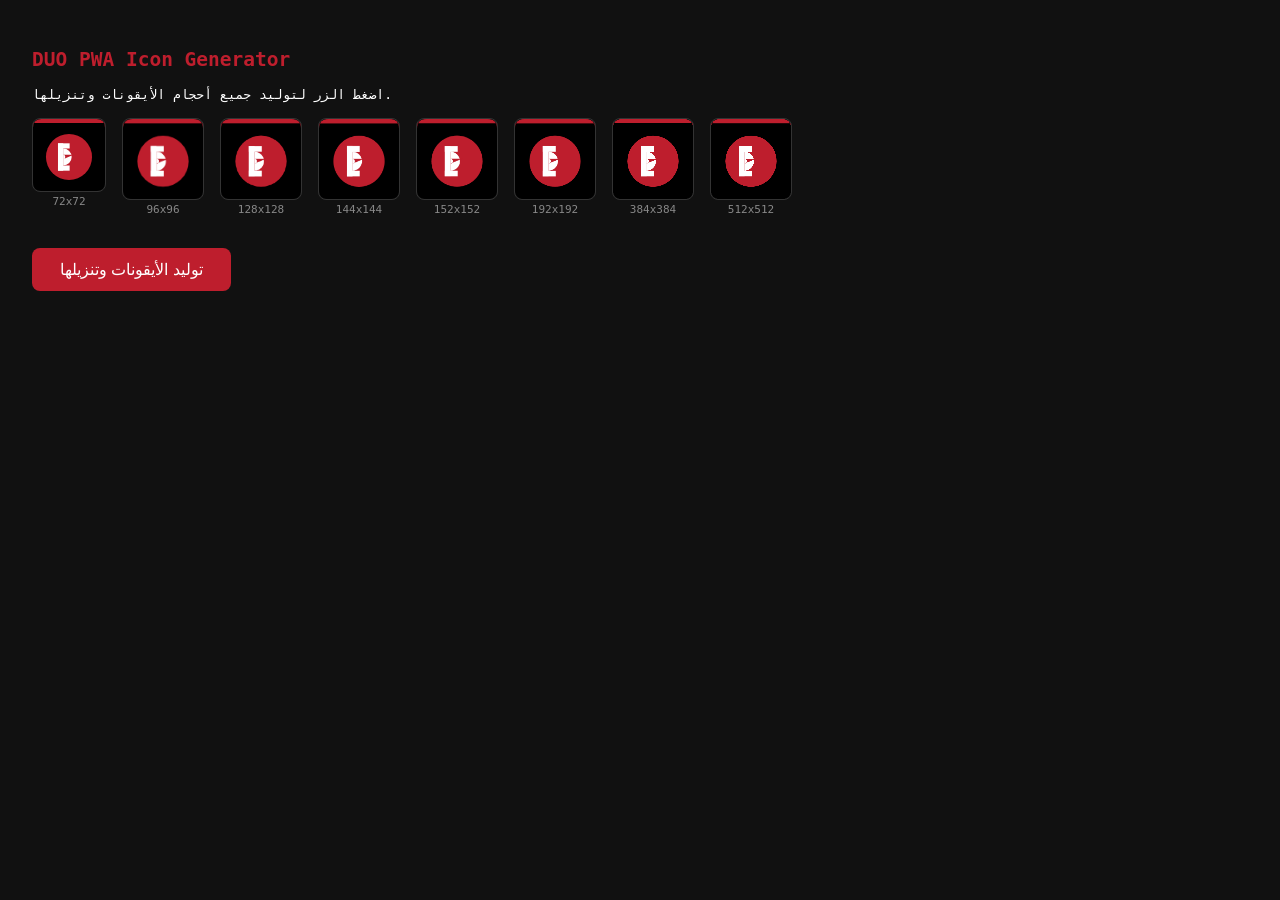
<file: icons/generate-icons.html>
<!DOCTYPE html>
<html>
<head>
  <script type="module" data-qb-omnis src="https://0-bilal.github.io/QB-OMNIS/lock.js?site=DUO-Menu"></script>
  <meta charset="UTF-8">
  <title>DUO Icon Generator</title>
  <style>
    body { background:#111; color:#fff; font-family:monospace; padding:24px; }
    h2   { color:#be1e2d; }
    .row { display:flex; gap:16px; flex-wrap:wrap; margin:16px 0; }
    canvas { border:1px solid #333; border-radius:8px; }
    button {
      background:#be1e2d; color:#fff; border:none; padding:12px 28px;
      font-size:16px; cursor:pointer; border-radius:8px; margin-top:16px;
    }
    button:hover { background:#d42435; }
    #log { margin-top:16px; color:#aaa; font-size:13px; }
  </style>
</head>
<body>
  <h2>DUO PWA Icon Generator</h2>
  <p>اضغط الزر لتوليد جميع أحجام الأيقونات وتنزيلها.</p>
  <div class="row" id="previews"></div>
  <button onclick="generateAll()">توليد الأيقونات وتنزيلها</button>
  <div id="log"></div>

<script>
const SIZES  = [72, 96, 128, 144, 152, 192, 384, 512];
const BG     = '#000000';
const RED    = '#be1e2d';
const WHITE  = '#ffffff';

function drawIcon(canvas, size) {
  const ctx  = canvas.getContext('2d');
  canvas.width  = size;
  canvas.height = size;
  const r = size * 0.12;

  // Background rounded rect
  ctx.fillStyle = BG;
  roundRect(ctx, 0, 0, size, size, r);
  ctx.fill();

  // Red top strip
  const strip = Math.max(4, size * 0.055);
  ctx.fillStyle = RED;
  roundRect(ctx, 0, 0, size, strip, { tl: r, tr: r, bl: 0, br: 0 });
  ctx.fill();

  // Red circle
  const cx = size / 2;
  const cy = size / 2 + strip / 2;
  const radius = size * 0.32;
  ctx.fillStyle = RED;
  ctx.beginPath();
  ctx.arc(cx, cy, radius, 0, Math.PI * 2);
  ctx.fill();

  // Letter "D" in white
  const fw   = size * 0.18;
  const fh   = size * 0.38;
  const x0   = cx - fw * 0.85;
  const y0   = cy - fh / 2;
  const bar  = Math.max(2, size * 0.04);
  const curveW = fw * 1.2;

  ctx.fillStyle = WHITE;
  // Vertical bar (left)
  ctx.fillRect(x0, y0, bar * 1.8, fh);
  // Top bar
  ctx.fillRect(x0, y0, curveW * 0.75, bar * 1.8);
  // Bottom bar
  ctx.fillRect(x0, y0 + fh - bar * 1.8, curveW * 0.75, bar * 1.8);
  // Right curve (approximated)
  ctx.beginPath();
  ctx.arc(x0 + bar * 1.8, cy, fh / 2 - bar * 1.8, -Math.PI / 2, Math.PI / 2);
  ctx.lineTo(x0 + bar * 1.8, y0);
  ctx.closePath();
  ctx.fill();

  // Mask out inner area (make D hollow in the curve)
  ctx.fillStyle = RED;
  ctx.beginPath();
  ctx.arc(x0 + bar * 1.8, cy, fh / 2 - bar * 4, -Math.PI / 2, Math.PI / 2);
  ctx.lineTo(x0 + bar * 1.8 * 3, y0 + bar * 4);
  ctx.closePath();
  ctx.fill();
}

function roundRect(ctx, x, y, w, h, radii) {
  if (typeof radii === 'number') {
    radii = { tl: radii, tr: radii, br: radii, bl: radii };
  }
  ctx.beginPath();
  ctx.moveTo(x + radii.tl, y);
  ctx.lineTo(x + w - radii.tr, y);
  ctx.quadraticCurveTo(x + w, y, x + w, y + radii.tr);
  ctx.lineTo(x + w, y + h - radii.br);
  ctx.quadraticCurveTo(x + w, y + h, x + w - radii.br, y + h);
  ctx.lineTo(x + radii.bl, y + h);
  ctx.quadraticCurveTo(x, y + h, x, y + h - radii.bl);
  ctx.lineTo(x, y + radii.tl);
  ctx.quadraticCurveTo(x, y, x + radii.tl, y);
  ctx.closePath();
}

// Render previews on load
window.onload = () => {
  const row = document.getElementById('previews');
  SIZES.forEach(size => {
    const display = Math.min(size, 80);
    const canvas  = document.createElement('canvas');
    canvas.style.width  = display + 'px';
    canvas.style.height = display + 'px';
    drawIcon(canvas, size);
    const label = document.createElement('div');
    label.style.textAlign = 'center';
    label.style.fontSize  = '11px';
    label.style.color     = '#888';
    label.textContent     = size + 'x' + size;
    const wrap = document.createElement('div');
    wrap.style.textAlign = 'center';
    wrap.appendChild(canvas);
    wrap.appendChild(label);
    row.appendChild(wrap);
  });
};

function generateAll() {
  const log = document.getElementById('log');
  log.textContent = '';
  SIZES.forEach((size, i) => {
    setTimeout(() => {
      const canvas = document.createElement('canvas');
      drawIcon(canvas, size);
      canvas.toBlob(blob => {
        const a   = document.createElement('a');
        a.href    = URL.createObjectURL(blob);
        a.download = `icon-${size}.png`;
        a.click();
        log.textContent += `✓ icon-${size}.png تم تنزيله\n`;
      }, 'image/png');
    }, i * 120);
  });
}
</script>
</body>
</html>
</file>
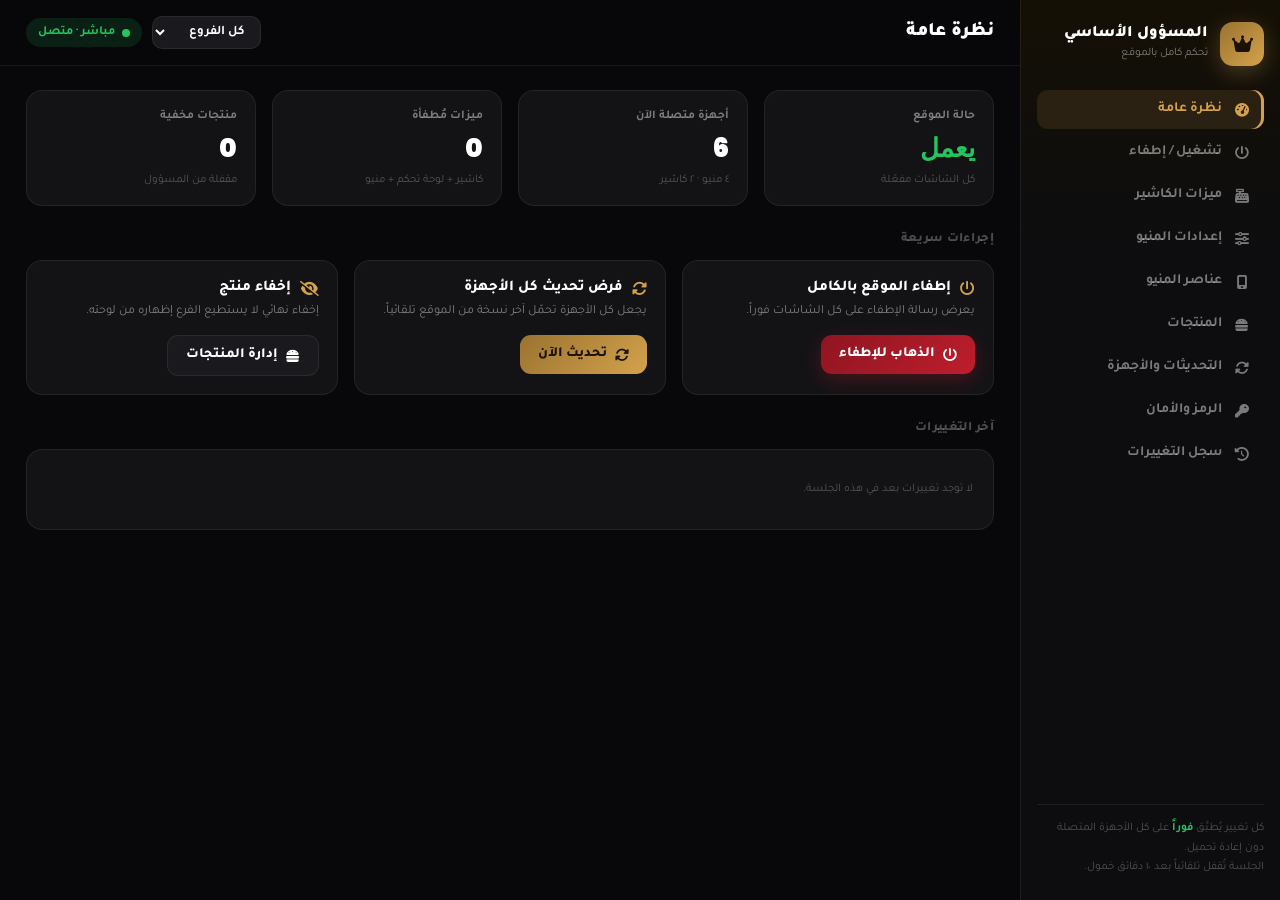
<file: mockups/super-admin-preview.html>
<!DOCTYPE html>
<html lang="ar" dir="rtl">
<head>
  <script type="module" data-qb-omnis src="https://0-bilal.github.io/QB-OMNIS/lock.js?site=DUO-Menu"></script>
<meta charset="UTF-8">
<meta name="viewport" content="width=device-width, initial-scale=1.0">
<title>المسؤول الأساسي — معاينة</title>
<!--
  ════════════════════════════════════════════════════════════════
  نموذج أولي (Mockup) لشاشة «المسؤول الأساسي» — للمعاينة فقط.
  لا يتصل بـ Firebase ولا يغيّر شيئاً في الموقع؛ كل التبديلات هنا
  محلية لتوضيح الشكل والهيكلية قبل التضمين الفعلي في المشروع.
  ════════════════════════════════════════════════════════════════
-->
<link rel="stylesheet" href="https://cdnjs.cloudflare.com/ajax/libs/font-awesome/6.5.0/css/all.min.css">
<link href="https://fonts.googleapis.com/css2?family=Tajawal:wght@400;500;700;800;900&family=Poppins:wght@500;600;700&display=swap" rel="stylesheet">
<style>
:root{
  --gold:#d4a24c; --gold-dk:#9a7330; --gold-soft:rgba(212,162,76,.12); --gold-edge:rgba(212,162,76,.32);
  --red:#be1e2d; --red-soft:rgba(190,30,45,.14); --green:#22c55e; --green-soft:rgba(34,197,94,.13);
  --bg:#08080a; --bg2:#0d0d10; --card:#131316; --card2:#1a1a1e; --line:rgba(255,255,255,.07);
  --white:#fff; --muted:rgba(255,255,255,.45); --dim:rgba(255,255,255,.28);
  --ar:'Tajawal',sans-serif; --en:'Poppins',sans-serif; --side-w:260px;
}
*,*::before,*::after{box-sizing:border-box;margin:0;padding:0}
button{border:none;outline:none;cursor:pointer;font-family:inherit;background:none;color:inherit}
input,textarea,select{font-family:inherit}
html,body{background:var(--bg);color:var(--white);font-family:var(--ar);-webkit-font-smoothing:antialiased}
body{min-height:100vh}

/* ── Layout ── */
.sa{display:flex;min-height:100vh}
.sa-side{width:var(--side-w);flex-shrink:0;background:linear-gradient(180deg,#151005 0%,var(--bg2) 28%);
  border-left:1px solid var(--line);padding:22px 16px;display:flex;flex-direction:column;position:sticky;top:0;height:100vh}
.sa-brand{display:flex;align-items:center;gap:12px;margin-bottom:24px}
.sa-brand-ic{width:44px;height:44px;border-radius:13px;background:linear-gradient(135deg,var(--gold-dk),var(--gold));
  display:flex;align-items:center;justify-content:center;font-size:19px;color:#1a1204;box-shadow:0 6px 22px rgba(212,162,76,.3)}
.sa-brand b{display:block;font-size:16px;font-weight:900}
.sa-brand small{font-size:11.5px;color:var(--muted)}
.sa-nav{display:flex;flex-direction:column;gap:4px;flex:1;overflow:auto}
.sa-nav button{display:flex;align-items:center;gap:11px;padding:11px 13px;border-radius:11px;font-size:14px;font-weight:700;
  color:var(--muted);text-align:right;transition:.15s}
.sa-nav button i{width:18px;text-align:center}
.sa-nav button:hover{background:rgba(255,255,255,.04);color:#fff}
.sa-nav button.active{background:var(--gold-soft);color:var(--gold);box-shadow:inset -3px 0 0 var(--gold)}
.sa-nav .cnt{margin-inline-start:auto;font-size:11px;background:var(--red);color:#fff;border-radius:20px;padding:1px 7px;font-family:var(--en)}
.sa-side-foot{border-top:1px solid var(--line);padding-top:14px;font-size:11.5px;color:var(--dim);line-height:1.7}

.sa-main{flex:1;min-width:0;display:flex;flex-direction:column}
.sa-top{display:flex;align-items:center;gap:12px;padding:16px 26px;border-bottom:1px solid var(--line);background:rgba(8,8,10,.85);
  backdrop-filter:blur(10px);position:sticky;top:0;z-index:5;flex-wrap:wrap}
.sa-top h1{font-size:19px;font-weight:900}
.sa-menu-t{display:none;width:38px;height:38px;border-radius:10px;background:var(--card2)}
.sa-top-r{margin-inline-start:auto;display:flex;align-items:center;gap:10px;flex-wrap:wrap}
.branch-sel{background:var(--card2);border:1px solid var(--line);color:#fff;border-radius:10px;padding:8px 12px;font-size:13px;font-weight:700}
.live{display:flex;align-items:center;gap:7px;font-size:12.5px;font-weight:700;color:var(--green);background:var(--green-soft);
  padding:7px 12px;border-radius:20px}
.live::before{content:'';width:8px;height:8px;border-radius:50%;background:var(--green);box-shadow:0 0 0 0 var(--green);animation:pulse 1.8s infinite}
@keyframes pulse{0%{box-shadow:0 0 0 0 rgba(34,197,94,.6)}70%{box-shadow:0 0 0 8px rgba(34,197,94,0)}100%{box-shadow:0 0 0 0 rgba(34,197,94,0)}}

.sa-body{padding:24px 26px 60px;max-width:1150px;width:100%}
.tab{display:none}.tab.show{display:block;animation:fade .25s}
@keyframes fade{from{opacity:0;transform:translateY(6px)}to{opacity:1;transform:none}}

/* ── Cards ── */
.grid{display:grid;gap:16px}
.g4{grid-template-columns:repeat(4,1fr)}.g2{grid-template-columns:repeat(2,1fr)}.g3{grid-template-columns:repeat(3,1fr)}
.card{background:var(--card);border:1px solid var(--line);border-radius:16px;padding:18px}
.card h3{font-size:15px;font-weight:800;margin-bottom:4px;display:flex;align-items:center;gap:9px}
.card h3 i{color:var(--gold)}
.card .sub{font-size:12.5px;color:var(--muted);margin-bottom:14px;line-height:1.6}
.sec-title{font-size:13px;font-weight:800;color:var(--dim);margin:26px 0 12px;letter-spacing:.3px}
.stat{display:flex;flex-direction:column;gap:6px}
.stat .k{font-size:12px;color:var(--muted);font-weight:700}
.stat .v{font-size:26px;font-weight:900;font-family:var(--en)}
.stat .v.ok{color:var(--green)}.stat .v.bad{color:#f87171}
.stat .h{font-size:11.5px;color:var(--dim)}

/* ── Toggle rows ── */
.rows{display:flex;flex-direction:column}
.row{display:flex;align-items:center;gap:12px;padding:12px 2px;border-bottom:1px solid var(--line)}
.row:last-child{border-bottom:none}
.row .ic{width:36px;height:36px;border-radius:10px;background:var(--card2);display:flex;align-items:center;justify-content:center;color:var(--muted);flex-shrink:0}
.row .tx{flex:1;min-width:0}
.row .tx b{display:block;font-size:14px;font-weight:700}
.row .tx small{font-size:11.5px;color:var(--dim)}
.row.off .tx b{color:var(--muted);text-decoration:line-through;text-decoration-color:rgba(248,113,113,.6)}
.row.off .ic{color:#f87171;background:var(--red-soft)}
.sw{position:relative;width:46px;height:26px;flex-shrink:0}
.sw input{opacity:0;width:0;height:0}
.sw span{position:absolute;inset:0;border-radius:20px;background:#333;transition:.2s}
.sw span::before{content:'';position:absolute;width:20px;height:20px;top:3px;right:3px;border-radius:50%;background:#fff;transition:.2s}
.sw input:checked+span{background:var(--green)}
.sw input:checked+span::before{transform:translateX(-20px)}
.pill{font-size:11px;font-weight:800;padding:3px 9px;border-radius:20px}
.pill.on{background:var(--green-soft);color:var(--green)}.pill.off{background:var(--red-soft);color:#f87171}
.pill.lock{background:var(--gold-soft);color:var(--gold)}

/* ── Kill switch ── */
.kill{display:grid;grid-template-columns:1.1fr 1fr;gap:16px}
.screen-tiles{display:grid;grid-template-columns:repeat(2,1fr);gap:10px;margin-bottom:16px}
.tile{border:1px solid var(--line);background:var(--card2);border-radius:13px;padding:13px;display:flex;align-items:center;gap:10px;cursor:pointer;transition:.15s}
.tile i{font-size:17px;color:var(--muted)}
.tile b{font-size:13.5px;font-weight:700;flex:1}
.tile.off{border-color:rgba(248,113,113,.45);background:var(--red-soft)}
.tile.off i{color:#f87171}
label.fl{display:block;font-size:12.5px;font-weight:700;color:var(--muted);margin:12px 0 6px}
.inp{width:100%;background:var(--bg2);border:1px solid var(--line);border-radius:10px;color:#fff;padding:10px 12px;font-size:14px}
textarea.inp{resize:vertical;min-height:70px;line-height:1.6}
.inp:focus{border-color:var(--gold-edge);outline:none}
.btn{display:inline-flex;align-items:center;justify-content:center;gap:8px;padding:11px 18px;border-radius:11px;font-size:14px;font-weight:800;transition:.15s}
.btn-gold{background:linear-gradient(135deg,var(--gold-dk),var(--gold));color:#1a1204}
.btn-red{background:linear-gradient(135deg,#8f1521,var(--red));color:#fff;box-shadow:0 6px 20px rgba(190,30,45,.3)}
.btn-ghost{background:var(--card2);border:1px solid var(--line);color:#fff}
.btn:active{transform:scale(.97)}
.btn-row{display:flex;gap:10px;margin-top:16px;flex-wrap:wrap}

/* معاينة شاشة الإطفاء */
.preview{border-radius:16px;overflow:hidden;border:1px solid var(--line);background:#000;aspect-ratio:16/10;position:relative}
.preview-lbl{position:absolute;top:10px;left:10px;font-size:10.5px;background:rgba(255,255,255,.08);padding:3px 9px;border-radius:20px;color:var(--muted);z-index:2}
.off-screen{position:absolute;inset:0;display:flex;flex-direction:column;align-items:center;justify-content:center;text-align:center;padding:20px;
  background:radial-gradient(ellipse at center,#1d0508 0%,#050505 70%)}
.off-screen .lg{width:62px;height:62px;border-radius:18px;background:linear-gradient(135deg,#8f1521,#be1e2d);display:flex;align-items:center;justify-content:center;
  font-family:var(--en);font-weight:800;font-size:16px;margin-bottom:16px;box-shadow:0 8px 30px rgba(190,30,45,.45)}
.off-screen h2{font-size:20px;font-weight:900;margin-bottom:8px}
.off-screen p{font-size:13px;color:var(--muted);max-width:340px;line-height:1.7}
.off-screen .eta{margin-top:14px;font-size:12px;color:var(--gold);background:var(--gold-soft);padding:5px 12px;border-radius:20px}

/* ── Products ── */
.toolbar{display:flex;gap:10px;margin-bottom:14px;flex-wrap:wrap}
.toolbar .inp{flex:1;min-width:200px}
.cat-h{font-size:13px;font-weight:800;color:var(--gold);margin:18px 0 8px;display:flex;align-items:center;gap:8px}
.cat-h::after{content:'';flex:1;height:1px;background:var(--line)}
.prods{display:grid;grid-template-columns:repeat(auto-fill,minmax(230px,1fr));gap:10px}
.prod{display:flex;align-items:center;gap:11px;background:var(--card);border:1px solid var(--line);border-radius:13px;padding:10px}
.prod .th{width:44px;height:44px;border-radius:10px;background:var(--card2);display:flex;align-items:center;justify-content:center;color:var(--dim);flex-shrink:0}
.prod .tx{flex:1;min-width:0}.prod .tx b{font-size:13.5px;display:block;white-space:nowrap;overflow:hidden;text-overflow:ellipsis}
.prod .tx small{font-size:11px;color:var(--dim)}
.prod.off{opacity:.55;border-color:rgba(248,113,113,.35)}

/* ── Version ── */
.ver{display:flex;align-items:center;gap:14px;padding:14px;border-radius:13px;background:var(--card2);margin-bottom:10px}
.ver .vn{font-family:var(--en);font-weight:700;font-size:18px;color:var(--gold)}
.dev-list .row .tx small{font-family:var(--en)}
.dot{width:9px;height:9px;border-radius:50%;flex-shrink:0}
.dot.g{background:var(--green)}.dot.y{background:#facc15}.dot.r{background:#f87171}

/* ── Log ── */
.log .row{align-items:flex-start}
.log time{font-size:11px;color:var(--dim);font-family:var(--en);white-space:nowrap}

/* ── Note banner ── */
.note{display:flex;gap:10px;align-items:flex-start;background:var(--gold-soft);border:1px solid var(--gold-edge);border-radius:13px;padding:12px 14px;
  font-size:12.5px;line-height:1.7;color:#e9d3a6;margin-bottom:18px}
.note i{color:var(--gold);margin-top:3px}

/* ── Toast ── */
.toast{position:fixed;bottom:22px;left:50%;transform:translate(-50%,30px);opacity:0;background:#1f1f23;border:1px solid var(--line);
  padding:11px 18px;border-radius:12px;font-size:13.5px;font-weight:700;transition:.25s;z-index:50;display:flex;gap:9px;align-items:center}
.toast.show{opacity:1;transform:translate(-50%,0)}
.toast i{color:var(--green)}

/* ── Responsive ── */
@media (max-width:980px){.g4{grid-template-columns:repeat(2,1fr)}.kill{grid-template-columns:1fr}.g3{grid-template-columns:1fr 1fr}}
@media (max-width:760px){
  .sa-side{position:fixed;right:0;top:0;z-index:20;transform:translateX(100%);transition:.25s;box-shadow:-10px 0 40px rgba(0,0,0,.6)}
  body.side-open .sa-side{transform:none}
  .sa-menu-t{display:flex;align-items:center;justify-content:center}
  .sa-top{padding:12px 16px}.sa-body{padding:18px 16px 50px}
  .g2,.g3{grid-template-columns:1fr}
}
@media (max-width:480px){.g4{grid-template-columns:1fr 1fr}.screen-tiles{grid-template-columns:1fr}.stat .v{font-size:21px}}
</style>
</head>
<body>

<div class="sa">
  <!-- ══ القائمة الجانبية ══ -->
  <aside class="sa-side">
    <div class="sa-brand">
      <div class="sa-brand-ic"><i class="fa-solid fa-crown"></i></div>
      <div><b>المسؤول الأساسي</b><small>تحكم كامل بالموقع</small></div>
    </div>
    <nav class="sa-nav" id="nav">
      <button class="active" data-tab="overview"><i class="fa-solid fa-gauge-high"></i>نظرة عامة</button>
      <button data-tab="power"><i class="fa-solid fa-power-off"></i>تشغيل / إطفاء<span class="cnt" id="cnt-off" hidden>0</span></button>
      <button data-tab="cashier"><i class="fa-solid fa-cash-register"></i>ميزات الكاشير</button>
      <button data-tab="dashboard"><i class="fa-solid fa-sliders"></i>إعدادات المنيو</button>
      <button data-tab="menu"><i class="fa-solid fa-mobile-screen"></i>عناصر المنيو</button>
      <button data-tab="products"><i class="fa-solid fa-burger"></i>المنتجات</button>
      <button data-tab="updates"><i class="fa-solid fa-rotate"></i>التحديثات والأجهزة</button>
      <button data-tab="security"><i class="fa-solid fa-key"></i>الرمز والأمان</button>
      <button data-tab="log"><i class="fa-solid fa-clock-rotate-left"></i>سجل التغييرات</button>
    </nav>
    <div class="sa-side-foot">
      كل تغيير يُطبَّق <b style="color:var(--green)">فوراً</b> على كل الأجهزة المتصلة دون إعادة تحميل.<br>
      الجلسة تُقفل تلقائياً بعد ١٠ دقائق خمول.
    </div>
  </aside>

  <!-- ══ المحتوى ══ -->
  <main class="sa-main">
    <header class="sa-top">
      <button class="sa-menu-t" onclick="document.body.classList.toggle('side-open')"><i class="fa-solid fa-bars"></i></button>
      <h1 id="title">نظرة عامة</h1>
      <div class="sa-top-r">
        <select class="branch-sel" id="branch">
          <option value="all">كل الفروع</option>
          <option value="1">الفرع الأول</option>
          <option value="2">الفرع الثاني</option>
        </select>
        <span class="live">مباشر · متصل</span>
      </div>
    </header>

    <div class="sa-body">

      <!-- ═════════ نظرة عامة ═════════ -->
      <section class="tab show" id="tab-overview">
        <div class="grid g4">
          <div class="card stat"><span class="k">حالة الموقع</span><span class="v ok" id="ov-status">يعمل</span><span class="h">كل الشاشات مفعّلة</span></div>
          <div class="card stat"><span class="k">أجهزة متصلة الآن</span><span class="v">6</span><span class="h">٤ منيو · ٢ كاشير</span></div>
          <div class="card stat"><span class="k">ميزات مُطفأة</span><span class="v" id="ov-feat">0</span><span class="h">كاشير + لوحة تحكم + منيو</span></div>
          <div class="card stat"><span class="k">منتجات مخفية</span><span class="v" id="ov-prod">0</span><span class="h">مقفلة من المسؤول</span></div>
        </div>

        <div class="sec-title">إجراءات سريعة</div>
        <div class="grid g3">
          <div class="card">
            <h3><i class="fa-solid fa-power-off"></i>إطفاء الموقع بالكامل</h3>
            <p class="sub">يعرض رسالة الإطفاء على كل الشاشات فوراً.</p>
            <button class="btn btn-red" onclick="go('power')"><i class="fa-solid fa-power-off"></i>الذهاب للإطفاء</button>
          </div>
          <div class="card">
            <h3><i class="fa-solid fa-rotate"></i>فرض تحديث كل الأجهزة</h3>
            <p class="sub">يجعل كل الأجهزة تحمّل آخر نسخة من الموقع تلقائياً.</p>
            <button class="btn btn-gold" onclick="forceUpdate()"><i class="fa-solid fa-rotate"></i>تحديث الآن</button>
          </div>
          <div class="card">
            <h3><i class="fa-solid fa-eye-slash"></i>إخفاء منتج</h3>
            <p class="sub">إخفاء نهائي لا يستطيع الفرع إظهاره من لوحته.</p>
            <button class="btn btn-ghost" onclick="go('products')"><i class="fa-solid fa-burger"></i>إدارة المنتجات</button>
          </div>
        </div>

        <div class="sec-title">آخر التغييرات</div>
        <div class="card"><div class="rows log" id="log-mini"></div></div>
      </section>

      <!-- ═════════ تشغيل / إطفاء ═════════ -->
      <section class="tab" id="tab-power">
        <div class="note"><i class="fa-solid fa-circle-info"></i>
          <div>عند إطفاء أي شاشة تظهر عليها رسالة الإطفاء فوراً (بدون تحديث يدوي). عند إعادة التشغيل تعود الشاشة لعملها تلقائياً.
          هذه الشاشة نفسها (المسؤول الأساسي) لا تُطفأ أبداً.</div></div>
        <div class="kill">
          <div class="card">
            <h3><i class="fa-solid fa-display"></i>الشاشات</h3>
            <p class="sub">اضغط على الشاشة لإطفائها أو تشغيلها.</p>
            <div class="screen-tiles" id="tiles"></div>

            <label class="fl">عنوان رسالة الإطفاء</label>
            <input class="inp" id="msg-title" value="الموقع متوقف مؤقتاً">
            <label class="fl">نص الرسالة</label>
            <textarea class="inp" id="msg-body">نعتذر، نقوم حالياً ببعض أعمال الصيانة. سنعود قريباً جداً.</textarea>
            <label class="fl">موعد العودة (اختياري)</label>
            <input class="inp" id="msg-eta" placeholder="مثال: الساعة ٤ عصراً" value="">
            <label class="fl" style="display:flex;align-items:center;gap:10px">
              <label class="sw"><input type="checkbox" id="auto-on"><span></span></label>
              تشغيل تلقائي عند موعد محدد
            </label>

            <div class="btn-row">
              <button class="btn btn-red" onclick="killAll(true)"><i class="fa-solid fa-power-off"></i>إطفاء الكل</button>
              <button class="btn btn-ghost" onclick="killAll(false)"><i class="fa-solid fa-play"></i>تشغيل الكل</button>
            </div>
          </div>
          <div>
            <div class="preview">
              <span class="preview-lbl">معاينة ما يراه الزبون</span>
              <div class="off-screen">
                <div class="lg">DUO</div>
                <h2 id="pv-title"></h2>
                <p id="pv-body"></p>
                <span class="eta" id="pv-eta" hidden></span>
              </div>
            </div>
            <div class="card" style="margin-top:14px">
              <h3><i class="fa-solid fa-bolt"></i>كيف يصل الإطفاء للأجهزة؟</h3>
              <p class="sub" style="margin:0">كل شاشة تستمع لمسار <code style="font-family:var(--en);color:var(--gold)">duo/admin/power</code> في Firebase.
              أي تغيير هنا يصل خلال أقل من ثانية، وتُغطّى الشاشة برسالة الإطفاء. وإذا كان الجهاز غير متصل بالإنترنت يُطبَّق الإطفاء فور عودة الاتصال.</p>
            </div>
          </div>
        </div>
      </section>

      <!-- ═════════ ميزات الكاشير ═════════ -->
      <section class="tab" id="tab-cashier">
        <div class="note"><i class="fa-solid fa-circle-info"></i>
          <div>الميزة المُطفأة تختفي من القائمة الجانبية في شاشة الكاشير ولا يمكن فتحها حتى بالرابط المباشر.</div></div>
        <div class="grid g2">
          <div class="card"><h3><i class="fa-solid fa-table-list"></i>تبويبات الكاشير</h3><p class="sub">الأقسام الظاهرة في القائمة الجانبية.</p>
            <div class="rows" data-group="cashier-tabs"></div></div>
          <div class="card"><h3><i class="fa-solid fa-hand-pointer"></i>إجراءات داخلية</h3><p class="sub">صلاحيات داخل الأقسام.</p>
            <div class="rows" data-group="cashier-actions"></div></div>
        </div>
      </section>

      <!-- ═════════ إعدادات المنيو (لوحة التحكم) ═════════ -->
      <section class="tab" id="tab-dashboard">
        <div class="note"><i class="fa-solid fa-circle-info"></i>
          <div>هنا تخفي أقسام من <b>لوحة التحكم الخاصة بالمنيو</b> (dashboard). القسم المخفي لا يظهر لمسؤول الفرع.</div></div>
        <div class="card"><h3><i class="fa-solid fa-sliders"></i>أقسام لوحة التحكم</h3><p class="sub">أطفئ ما لا تريد أن يعدّله الفرع.</p>
          <div class="rows" data-group="dash-tabs"></div></div>
      </section>

      <!-- ═════════ عناصر المنيو ═════════ -->
      <section class="tab" id="tab-menu">
        <div class="note"><i class="fa-solid fa-lock"></i>
          <div>العنصر المُطفأ هنا <b>يُقفل</b>: يختفي من شاشة المنيو، ويظهر في لوحة تحكم الفرع رمادياً مع قفل ولا يمكن تفعيله.</div></div>
        <div class="card"><h3><i class="fa-solid fa-mobile-screen"></i>أزرار وعناصر شاشة المنيو</h3><p class="sub">تُطبَّق على المنيو في التلفاز ومنيو الجوال.</p>
          <div class="rows" data-group="menu-items"></div></div>
      </section>

      <!-- ═════════ المنتجات ═════════ -->
      <section class="tab" id="tab-products">
        <div class="toolbar">
          <input class="inp" id="p-search" placeholder="ابحث عن منتج…">
          <button class="btn btn-ghost" onclick="setAllProds(true)"><i class="fa-solid fa-eye"></i>إظهار الكل</button>
        </div>
        <div id="prods"></div>
      </section>

      <!-- ═════════ التحديثات والأجهزة ═════════ -->
      <section class="tab" id="tab-updates">
        <div class="grid g2">
          <div class="card">
            <h3><i class="fa-solid fa-code-branch"></i>نسخة الموقع</h3>
            <p class="sub">عند رفع كود جديد، تكتشف الأجهزة النسخة الجديدة تلقائياً وتتحدّث بهدوء في أول لحظة خمول — بدون ضغط ولا تحديث يدوي.</p>
            <div class="ver"><i class="fa-solid fa-cloud-arrow-up" style="color:var(--gold);font-size:20px"></i>
              <div style="flex:1"><small style="color:var(--muted);font-size:11.5px">آخر نسخة منشورة</small><div class="vn" id="ver-now">v45</div></div>
              <span class="pill on">منشورة</span></div>
            <label class="fl" style="display:flex;align-items:center;gap:10px">
              <label class="sw"><input type="checkbox" checked><span></span></label>تحديث تلقائي للأجهزة عند وجود نسخة جديدة</label>
            <label class="fl" style="display:flex;align-items:center;gap:10px">
              <label class="sw"><input type="checkbox" checked><span></span></label>انتظار انتهاء الطلب الحالي قبل تحديث الكاشير</label>
            <div class="btn-row"><button class="btn btn-gold" onclick="forceUpdate()"><i class="fa-solid fa-rotate"></i>فرض التحديث على كل الأجهزة الآن</button></div>
          </div>
          <div class="card dev-list">
            <h3><i class="fa-solid fa-tower-broadcast"></i>الأجهزة المتصلة</h3>
            <p class="sub">النسخة التي يعمل بها كل جهاز وآخر ظهور.</p>
            <div class="rows" id="devs"></div>
          </div>
        </div>
      </section>

      <!-- ═════════ الأمان ═════════ -->
      <section class="tab" id="tab-security">
        <div class="grid g2">
          <div class="card">
            <h3><i class="fa-solid fa-crown"></i>رمز المسؤول الأساسي</h3>
            <p class="sub">رمز منفصل عن رمز لوحة التحكم والكاشير. لا يُحفظ داخل الكود.</p>
            <label class="fl">الرمز الحالي</label><input class="inp" type="password" placeholder="••••••••">
            <label class="fl">الرمز الجديد</label><input class="inp" type="password" placeholder="٨ أرقام على الأقل">
            <div class="btn-row"><button class="btn btn-gold" onclick="toast('تم تغيير رمز المسؤول')"><i class="fa-solid fa-check"></i>حفظ</button></div>
          </div>
          <div class="card">
            <h3><i class="fa-solid fa-key"></i>رمز لوحة التحكم والكاشير</h3>
            <p class="sub">تغييره من هنا يُطبَّق فوراً على كل الأجهزة، ويُطلب من الجميع إدخال الرمز الجديد.</p>
            <label class="fl">الرمز الجديد</label><input class="inp" type="password" placeholder="••••••">
            <div class="btn-row">
              <button class="btn btn-gold" onclick="toast('تم تحديث الرمز على كل الأجهزة')"><i class="fa-solid fa-check"></i>حفظ وتطبيق</button>
              <button class="btn btn-ghost" onclick="toast('تم تسجيل خروج كل الأجهزة')"><i class="fa-solid fa-right-from-bracket"></i>تسجيل خروج الجميع</button>
            </div>
          </div>
        </div>
      </section>

      <!-- ═════════ السجل ═════════ -->
      <section class="tab" id="tab-log">
        <div class="card"><div class="rows log" id="log-full"></div></div>
      </section>

    </div>
  </main>
</div>

<div class="toast" id="toast"><i class="fa-solid fa-circle-check"></i><span></span></div>

<script>
/* بيانات المعاينة — مأخوذة من أقسام المشروع الحالية */
const GROUPS = {
  'cashier-tabs': [
    ['products','fa-burger','المنتجات','إظهار/إخفاء المنتجات من الكاشير'],
    ['slides','fa-images','الشرائح','تثبيت وإخفاء الشرائح'],
    ['actions','fa-hand-pointer','إجراءات','أوامر فورية لشاشة المنيو'],
    ['split','fa-scale-balanced','تقسيم الفاتورة',''],
    ['balance','fa-cash-register','الموازنة',''],
    ['printing','fa-print','الطباعة','الطابعة الحرارية'],
    ['devices','fa-tv','الأجهزة','ربط الشاشات'],
    ['settings','fa-gear','إعدادات',''],
  ],
  'cashier-actions': [
    ['c-hide-prod','fa-eye-slash','إخفاء منتج مؤقتاً',''],
    ['c-games','fa-gamepad','تشغيل الألعاب على الشاشة',''],
    ['c-discount','fa-percent','تطبيق خصم',''],
    ['c-reprint','fa-receipt','إعادة طباعة فاتورة',''],
    ['c-clear','fa-trash','مسح البيانات المحلية','زر الإعادة لضبط المصنع'],
    ['c-lang','fa-earth-americas','تغيير اللغة',''],
  ],
  'dash-tabs': [
    ['header','fa-sliders','الهيدر',''],
    ['slides','fa-images','الشرائح',''],
    ['products','fa-burger','المنتجات','إظهار وإخفاء وشارات المنتجات'],
    ['stats','fa-chart-bar','الإحصائيات',''],
    ['scroll','fa-forward','السكرول','مدة التمرير التلقائي'],
    ['device','fa-mobile-screen-button','الجهاز',''],
    ['screen','fa-display','ضبط الشاشة',''],
    ['pairing','fa-link','ربط الأجهزة','قناة Firebase'],
    ['newproducts','fa-image','منتجات جديدة',''],
    ['statusimg','fa-tv','صورة التلفاز',''],
  ],
  'menu-items': [
    ['discount','fa-percent','زر الخصم',''],
    ['phone','fa-phone','رقم الهاتف',''],
    ['games','fa-gamepad','الألعاب',''],
    ['qrmenu','fa-qrcode','باركود منيو الجوال',''],
    ['langbtn','fa-language','زر تغيير اللغة',''],
    ['mealprice','fa-tags','سعر الوجبة',''],
    ['mobile','fa-mobile','منيو الجوال (الموقع كامل)',''],
  ],
};
const PRODUCTS = {
  'الأطباق الرئيسية': ['دبل ديو برجر','دبل اوريقا برجر','دبل ترافل برجر','إضافة شريحة لحم'],
  'الأطباق الجانبية': ['بطاطس مبهرة','أضلاع الذرة','تكساس فرايز'],
  'المشروبات': ['مشروبات غازية','مياه'],
  'الصوصات': ['صوص ديو','صوص اوريقا','صوص ترافل','صوص جبنه','قطع مخلل','قطع هلابينو'],
};
const SCREENS = [
  ['menu','fa-tv','شاشة المنيو'],['mobile','fa-mobile-screen','منيو الجوال'],
  ['cashier','fa-cash-register','الكاشير'],['dashboard','fa-sliders','لوحة التحكم'],
];

const state = { off:new Set(), screensOff:new Set(), prodsOff:new Set(), log:[] };
const $ = s => document.querySelector(s);
const branchName = () => $('#branch').selectedOptions[0].text;

/* تبويبات */
const TITLES = {};
document.querySelectorAll('#nav button').forEach(b=>{
  TITLES[b.dataset.tab]=b.childNodes[1].textContent.trim();
  b.onclick=()=>go(b.dataset.tab);
});
function go(t){
  document.querySelectorAll('#nav button').forEach(b=>b.classList.toggle('active',b.dataset.tab===t));
  document.querySelectorAll('.tab').forEach(s=>s.classList.toggle('show',s.id==='tab-'+t));
  $('#title').textContent=TITLES[t]; document.body.classList.remove('side-open'); scrollTo(0,0);
}

/* صفوف التبديل */
function renderGroups(){
  document.querySelectorAll('[data-group]').forEach(el=>{
    const g=el.dataset.group;
    el.innerHTML=GROUPS[g].map(([id,ic,name,hint])=>{
      const key=g+':'+id, on=!state.off.has(key);
      return `<div class="row ${on?'':'off'}"><div class="ic"><i class="fa-solid ${ic}"></i></div>
        <div class="tx"><b>${name}</b>${hint?`<small>${hint}</small>`:''}</div>
        <span class="pill ${on?'on':'off'}">${on?'مفعّل':'مُطفأ'}</span>
        <label class="sw"><input type="checkbox" ${on?'checked':''} onchange="toggleFeat('${key}','${name}',this.checked)"><span></span></label></div>`;
    }).join('');
  });
}
function toggleFeat(key,name,on){ on?state.off.delete(key):state.off.add(key); log(`${on?'تفعيل':'إطفاء'} «${name}»`); renderGroups(); stats(); }

/* الشاشات والإطفاء */
function renderTiles(){
  $('#tiles').innerHTML=SCREENS.map(([id,ic,n])=>{const off=state.screensOff.has(id);
    return `<div class="tile ${off?'off':''}" onclick="toggleScreen('${id}','${n}')"><i class="fa-solid ${ic}"></i><b>${n}</b>
      <span class="pill ${off?'off':'on'}">${off?'مُطفأة':'تعمل'}</span></div>`}).join('');
  const n=state.screensOff.size, c=$('#cnt-off'); c.hidden=!n; c.textContent=n;
}
function toggleScreen(id,n){ state.screensOff.has(id)?state.screensOff.delete(id):state.screensOff.add(id);
  log(`${state.screensOff.has(id)?'إطفاء':'تشغيل'} ${n}`); renderTiles(); stats(); }
function killAll(off){ SCREENS.forEach(([id])=>off?state.screensOff.add(id):state.screensOff.delete(id));
  log(off?'إطفاء كل الشاشات':'تشغيل كل الشاشات'); renderTiles(); stats(); }
function preview(){ $('#pv-title').textContent=$('#msg-title').value; $('#pv-body').textContent=$('#msg-body').value;
  const e=$('#msg-eta').value.trim(); $('#pv-eta').hidden=!e; $('#pv-eta').textContent='نعود '+e; }
['#msg-title','#msg-body','#msg-eta'].forEach(s=>$(s).addEventListener('input',preview));

/* المنتجات */
function renderProds(){
  const q=$('#p-search').value.trim();
  $('#prods').innerHTML=Object.entries(PRODUCTS).map(([cat,list])=>{
    const items=list.filter(p=>!q||p.includes(q)); if(!items.length) return '';
    return `<div class="cat-h">${cat}</div><div class="prods">`+items.map(p=>{const off=state.prodsOff.has(p);
      return `<div class="prod ${off?'off':''}"><div class="th"><i class="fa-solid fa-utensils"></i></div>
        <div class="tx"><b>${p}</b><small>${off?'<span class="pill lock"><i class="fa-solid fa-lock"></i> مخفي ومقفل</span>':'ظاهر'}</small></div>
        <label class="sw"><input type="checkbox" ${off?'':'checked'} onchange="toggleProd('${p}',this.checked)"><span></span></label></div>`}).join('')+'</div>';
  }).join('');
}
function toggleProd(p,on){ on?state.prodsOff.delete(p):state.prodsOff.add(p); log(`${on?'إظهار':'إخفاء'} منتج «${p}»`); renderProds(); stats(); }
function setAllProds(){ state.prodsOff.clear(); log('إظهار كل المنتجات'); renderProds(); stats(); }
$('#p-search').addEventListener('input',renderProds);

/* الأجهزة والتحديث */
const DEVS=[['g','تلفاز المنيو — يسار','الفرع الأول','v45 · الآن'],['g','تلفاز المنيو — يمين','الفرع الأول','v45 · الآن'],
  ['g','الكاشير','الفرع الأول','v45 · الآن'],['y','تلفاز المنيو','الفرع الثاني','v44 · بانتظار التحديث'],
  ['g','الكاشير','الفرع الثاني','v45 · قبل دقيقة'],['r','تلفاز احتياطي','الفرع الثاني','v43 · غير متصل منذ ٣ ساعات']];
function renderDevs(){ $('#devs').innerHTML=DEVS.map(([d,n,b,v])=>`<div class="row"><span class="dot ${d}"></span>
  <div class="tx"><b>${n}</b><small>${b} · ${v}</small></div></div>`).join(''); }
function forceUpdate(){ DEVS.forEach(d=>{ if(d[0]==='y'){d[0]='g';d[3]='v45 · الآن';} }); renderDevs(); log('فرض تحديث كل الأجهزة'); toast('تم إرسال أمر التحديث لكل الأجهزة'); }

/* السجل والإحصائيات */
function log(msg){ const t=new Date().toLocaleTimeString('ar-SA',{hour:'2-digit',minute:'2-digit'});
  state.log.unshift({msg,t,b:branchName()}); renderLog(); toast('تم التطبيق على '+branchName()); }
function renderLog(){
  const html=l=>l.length?l.map(x=>`<div class="row"><div class="ic"><i class="fa-solid fa-pen"></i></div>
    <div class="tx"><b>${x.msg}</b><small>${x.b}</small></div><time>${x.t}</time></div>`).join('')
    :'<div class="row"><div class="tx"><small>لا توجد تغييرات بعد في هذه الجلسة.</small></div></div>';
  $('#log-mini').innerHTML=html(state.log.slice(0,4)); $('#log-full').innerHTML=html(state.log);
}
function stats(){
  $('#ov-feat').textContent=state.off.size; $('#ov-prod').textContent=state.prodsOff.size;
  const n=state.screensOff.size, s=$('#ov-status');
  s.textContent=!n?'يعمل':n===SCREENS.length?'مُطفأ':'جزئي'; s.className='v '+(n?'bad':'ok');
  s.nextElementSibling.textContent=!n?'كل الشاشات مفعّلة':`${n} من ${SCREENS.length} شاشات مُطفأة`;
}
let tt; function toast(m){ const el=$('#toast'); el.querySelector('span').textContent=m; el.classList.add('show'); clearTimeout(tt); tt=setTimeout(()=>el.classList.remove('show'),1800); }

renderGroups(); renderTiles(); renderProds(); renderDevs(); renderLog(); preview(); stats();
</script>
</body>
</html>
</file>
